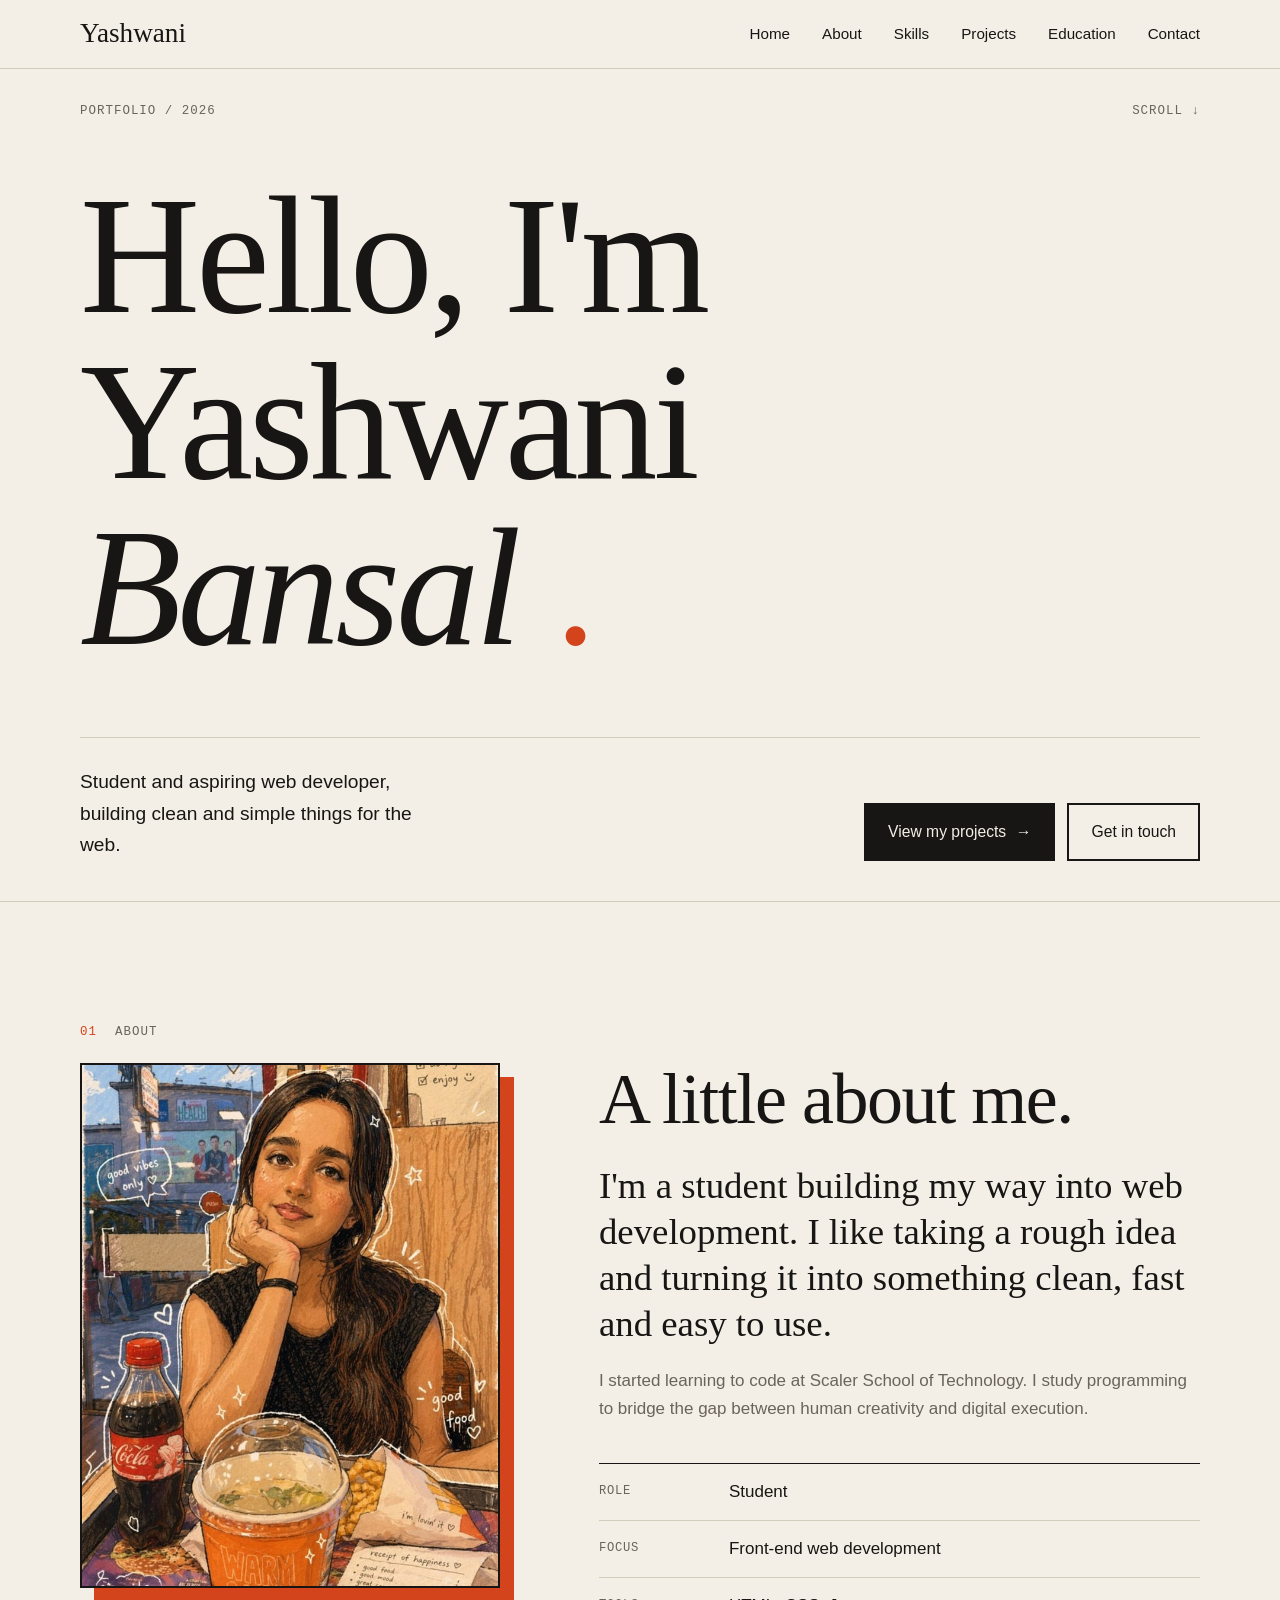
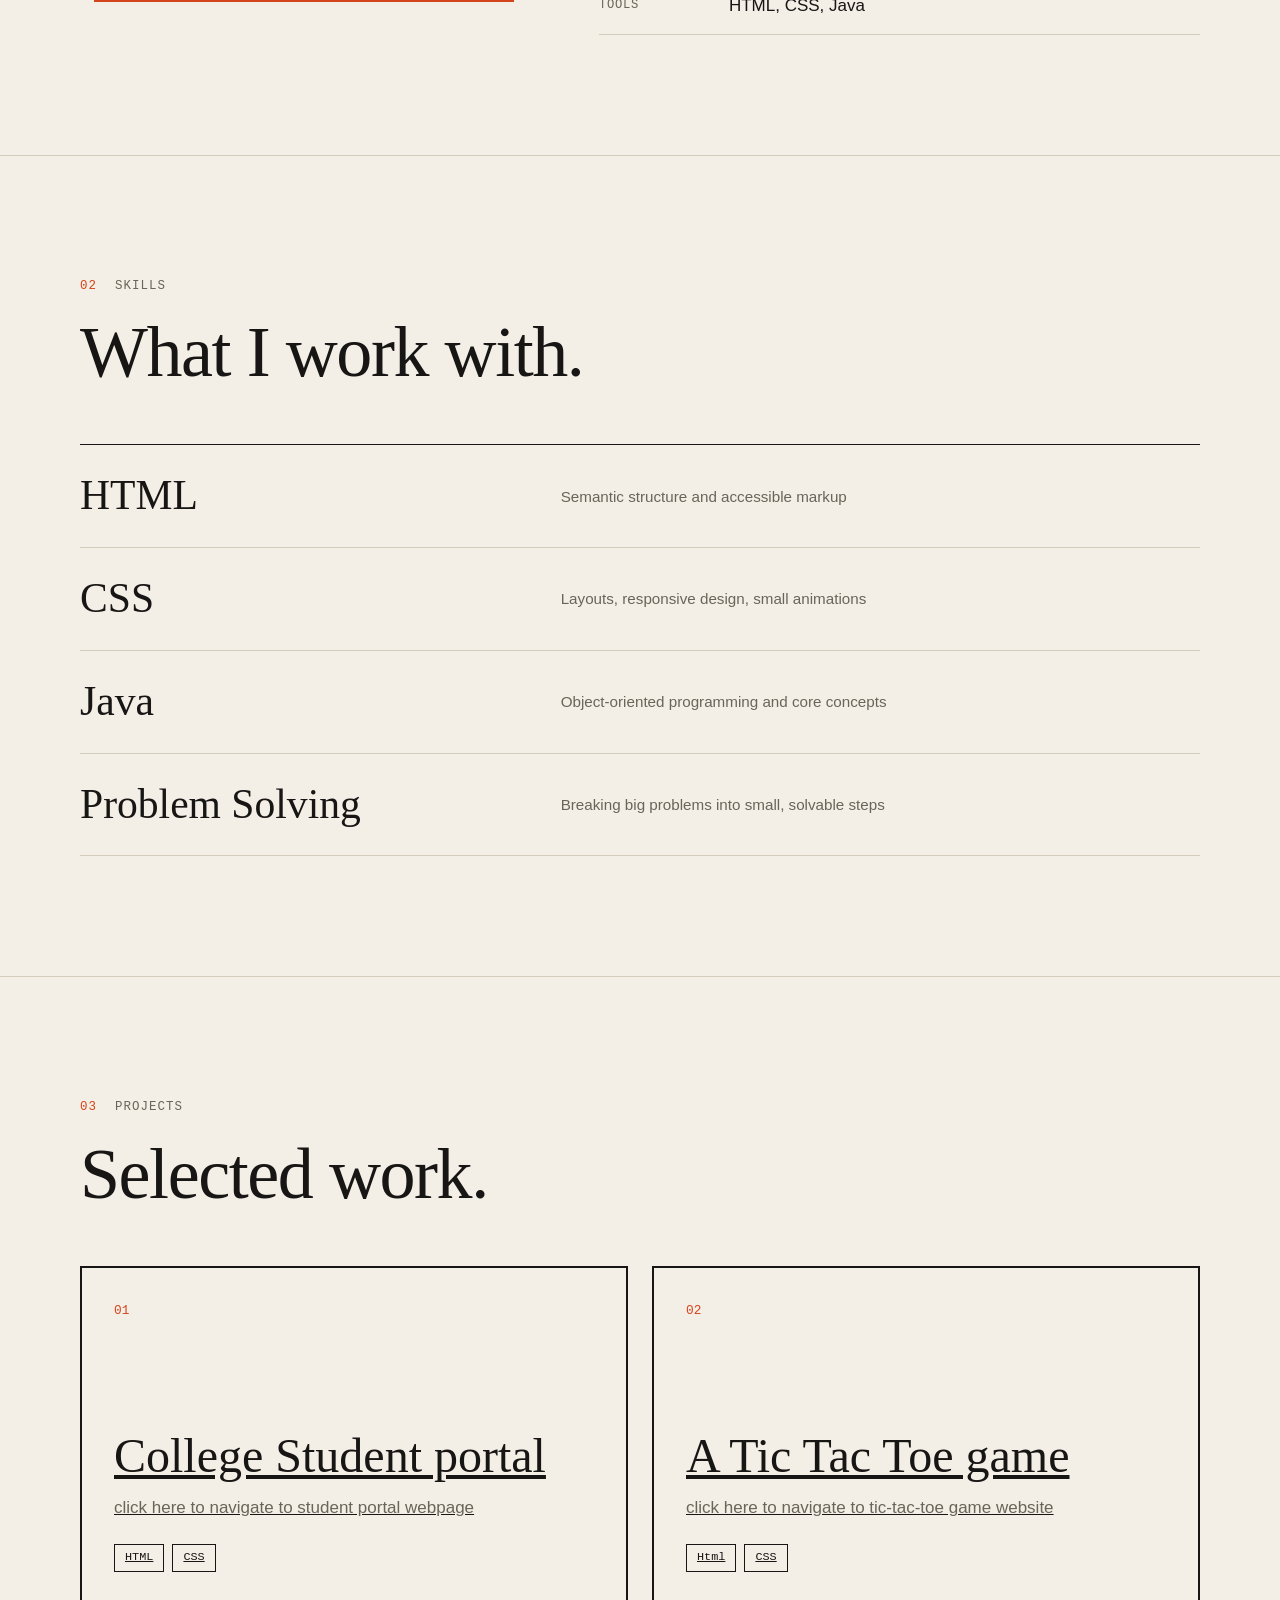
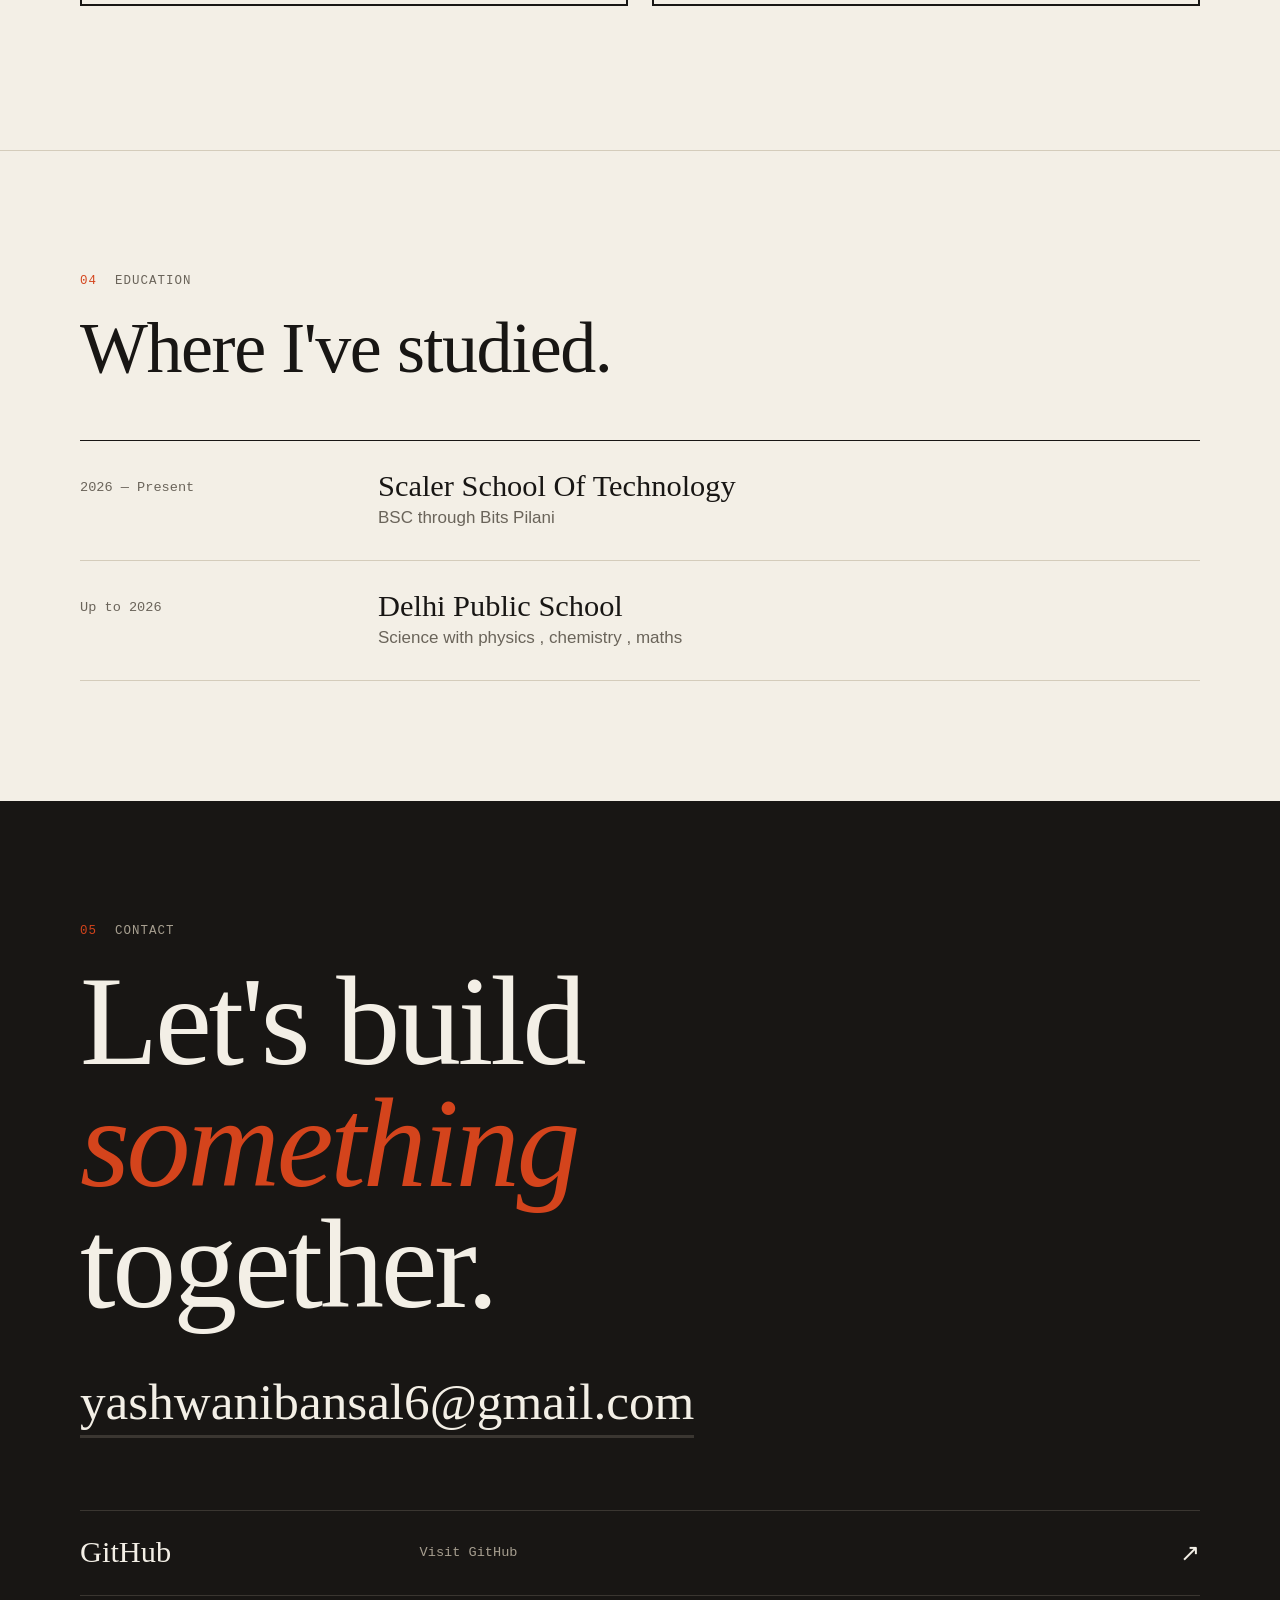
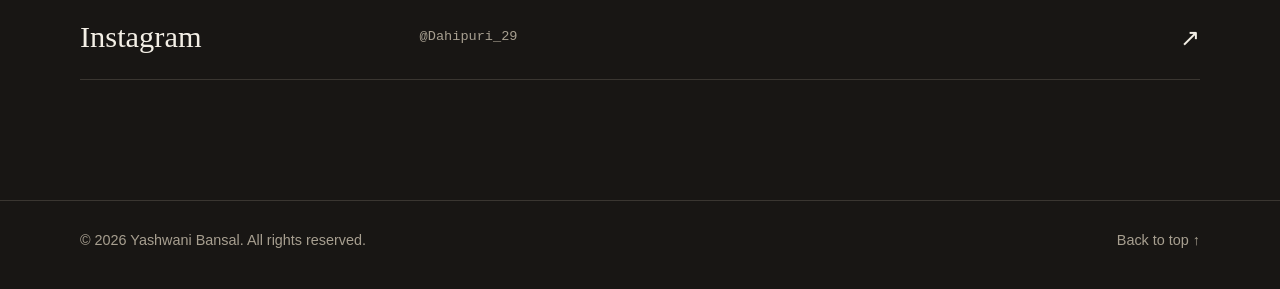
<file: index.html>
<!DOCTYPE html>
<!DOCTYPE html>
<html lang="en">
 <head>
  <meta charset="utf-8"/>
  <meta content="width=device-width, initial-scale=1.0" name="viewport"/>
  <meta content="Portfolio of Yashwani Bansal, student and aspiring web developer." name="description"/>
  <title>
   Yashwani Bansal &mdash; Portfolio
  </title>
  <link href="style.css" rel="stylesheet"/>
 </head>
 <body>
  <!-- ===== Header / Navigation ===== -->
  <header class="site-header">
   <nav aria-label="Main" class="nav container">
    <a class="logo" href="#home">
     Yashwani
    </a>
    <ul class="nav-links">
     <li>
      <a href="#home">
       Home
      </a>
     </li>
     <li>
      <a href="#about">
       About
      </a>
     </li>
     <li>
      <a href="#skills">
       Skills
      </a>
     </li>
     <li>
      <a href="#projects">
       Projects
      </a>
     </li>
     <li>
      <a href="#education">
       Education
      </a>
     </li>
     <li>
      <a href="#contact">
       Contact
      </a>
     </li>
    </ul>
   </nav>
  </header>
  <main>
   <!-- ===== Hero (text only) ===== -->
   <section class="hero" id="home">
    <div class="container hero-inner">
     <div class="hero-top">
      <span>
       Portfolio / 2026
      </span>
      <span class="scroll-cue">
       Scroll
       <span aria-hidden="true">
        &darr;
       </span>
      </span>
     </div>
     <h1 class="hero-title">
      <span class="line">
       <span class="line-inner">
        Hello, I'm
       </span>
      </span>
      <span class="line">
       <span class="line-inner">
        Yashwani
       </span>
      </span>
      <span class="line">
       <span class="line-inner">
        <em>
         Bansal
        </em>
        <span class="dot">
         .
        </span>
       </span>
      </span>
     </h1>
     <div class="hero-bottom">
      <p class="hero-sub">
       Student and aspiring web developer, building clean and simple things for the web.
      </p>
      <div class="hero-actions">
       <a class="btn btn-solid" href="#projects">
        View my projects
        <span aria-hidden="true" class="arrow">
         &rarr;
        </span>
       </a>
       <a class="btn btn-ghost" href="#contact">
        Get in touch
       </a>
      </div>
     </div>
    </div>
   </section>
   <!-- ===== About ===== -->
   <section class="section" id="about">
    <div class="container">
     <p class="section-label reveal">
      <span class="num">
       01
      </span>
      About
     </p>
     <div class="about-grid">
      <div class="portrait reveal">
       <div class="portrait-frame">
        <img src="profile.jpeg" alt="Portrait of Yashwani Bansal">
                                 
        
       </div>
      </div>
      <div class="about-text">
       <h2 class="section-title reveal">
        A little about me.
       </h2>
       <p class="lead reveal">
        I'm a student building my way into web development. I like taking a rough idea and turning it into something clean, fast and easy to use.
       </p>
       <p class="muted reveal">
        I started learning to code at Scaler School of Technology. I study programming to bridge the gap between human creativity and digital execution.
       </p>
       <dl class="facts reveal">
        <div>
         <dt>
          Role
         </dt>
         <dd>
          Student
         </dd>
        </div>
        <div>
         <dt>
          Focus
         </dt>
         <dd>
          Front-end web development
         </dd>
        </div>
        <div>
         <dt>
          Tools
         </dt>
         <dd>
          HTML, CSS, Java
         </dd>
        </div>
       </dl>
      </div>
     </div>
    </div>
   </section>
   <!-- ===== Skills ===== -->
   <section class="section" id="skills">
    <div class="container">
     <p class="section-label reveal">
      <span class="num">
       02
      </span>
      Skills
     </p>
     <h2 class="section-title reveal">
      What I work with.
     </h2>
     <ul class="skills-list">
      <li class="skill reveal">
       <span class="skill-name">
        HTML
       </span>
       <span class="skill-detail">
        <span class="skill-note">
         Semantic structure and accessible markup
        </span>
       </span>
      </li>
      <li class="skill reveal">
       <span class="skill-name">
        CSS
       </span>
       <span class="skill-detail">
        <span class="skill-note">
         Layouts, responsive design, small animations
        </span>
       </span>
      </li>
      <li class="skill reveal">
       <span class="skill-name">
        Java
       </span>
       <span class="skill-detail">
        <span class="skill-note">
         Object-oriented programming and core concepts
        </span>
       </span>
      </li>
      <li class="skill reveal">
       <span class="skill-name">
        Problem Solving
       </span>
       <span class="skill-detail">
        <span class="skill-note">
         Breaking big problems into small, solvable steps
        </span>
       </span>
      </li>
     </ul>
    </div>
   </section>
   <!-- ===== Projects ===== -->
   <section class="section" id="projects">
    <div class="container">
     <p class="section-label reveal">
      <span class="num">
       03
      </span>
      Projects
     </p>
     <h2 class="section-title reveal">
      Selected work.
     </h2>
     <ul class="projects">
      <li class="reveal">
       <div class="project">
        <div class="project-top">
         <span class="project-num">
          01
         </span>
        </div>

        <a href="student-portal.html">
        <div>
         <h3>
          College Student portal
         </h3>
         <p>
            click here to navigate to student portal webpage

         </p>
         <ul class="tags">
          <li>
           HTML
          </li>
          <li>
           CSS
          </li>
         </ul>
        </div></a>
       </div>
      </li>
      <li class="reveal">
       <div class="project">
        <div class="project-top">
         <span class="project-num">
          02
         </span>
        </div>
        <a href="./minigame-project/tic-tac-toe.html">
        <div>
         <h3>
          A Tic Tac Toe game
         </h3>
         <p>
            click here to navigate to tic-tac-toe game website
         </p>
         <ul class="tags">
          <li>
           Html
          </li>
          <li>
           CSS
          </li>
         </ul>
        </div>
       </div>
      </li>
     </ul>
    </div></a>
   </section>
   <!-- ===== Education ===== -->
   <section class="section" id="education">
    <div class="container" >
     <p class="section-label reveal">
      <span class="num">
       04
      </span>
      Education
     </p>
     <h2 class="section-title reveal">
      Where I've studied.
     </h2>
     <ul class="edu-list">
      <li class="edu-item reveal">
       <div class="edu-row">
        <span class="edu-year">
         2026 &mdash; Present
        </span>
        <div>
         <h3>
          Scaler School Of Technology
         </h3>
         <p class="muted">
          BSC through Bits Pilani
         </p>
        </div>
       </div>
      </li>
      <li class="edu-item reveal">
       <div class="edu-row">
        <span class="edu-year">
         Up to 2026
        </span>
        <div>
         <h3>
          Delhi Public School
         </h3>
         <p class="muted">
          Science with physics , chemistry , maths
         </p>
        </div>
       </div>
      </li>
     </ul>
    </div>
   </section>
   <!-- ===== Contact ===== -->
   <section class="section contact" id="contact">
    <div class="container">
     <p class="section-label reveal">
      <span class="num">
       05
      </span>
      Contact
     </p>
     <h2 class="contact-title reveal">
      Let's build
      <em>
       something
      </em>
      together.
     </h2>
     <a class="mail-link reveal" href="mailto:yashwanibansal6@gmail.com">
      yashwanibansal6@gmail.com
     </a>
     <ul class="socials">
      <li class="reveal">
       <a class="social" href="https://github.com/dahi-puri" rel="noopener" target="_blank">
        <span class="social-name">
         GitHub
        </span>
        <span class="social-handle">
         Visit GitHub
        </span>
        <span aria-hidden="true" class="social-arrow">
         &nearrow;
        </span>
       </a>
      </li>
      <li class="reveal">
       <a class="social" href="https://www.instagram.com/Dahipuri_29/" rel="noopener" target="_blank">
        <span class="social-name">
         Instagram
        </span>
        <span class="social-handle">
         @Dahipuri_29
        </span>
        <span aria-hidden="true" class="social-arrow">
         &nearrow;
        </span>
       </a>
      </li>
     </ul>
    </div>
   </section>
  </main>
  <!-- ===== Footer ===== -->
  <footer class="site-footer">
   <div class="container footer-inner">
    <p>
     &copy; 2026 Yashwani Bansal. All rights reserved.
    </p>
    <a class="to-top" href="#home">
     Back to top
     <span aria-hidden="true">
      &uarr;
     </span>
    </a>
   </div>
  </footer>
 </body>
</html>
</file>
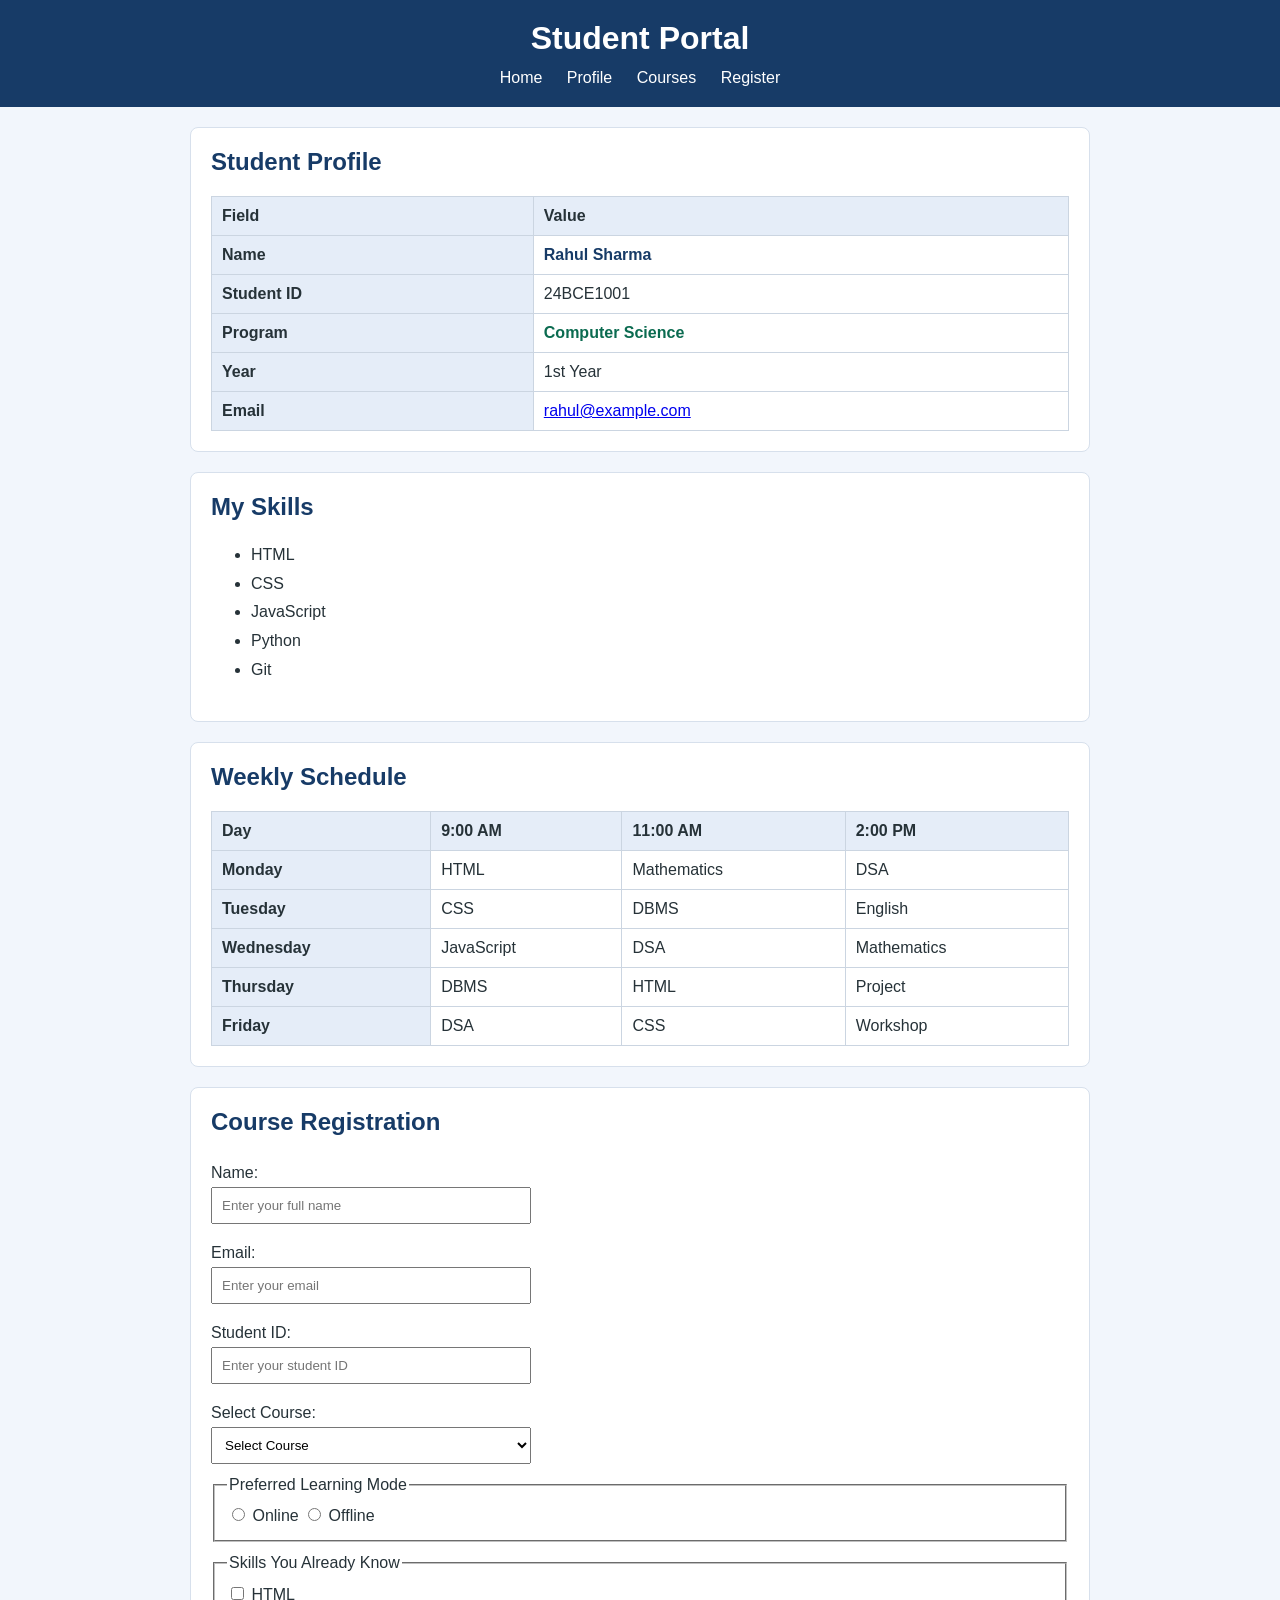
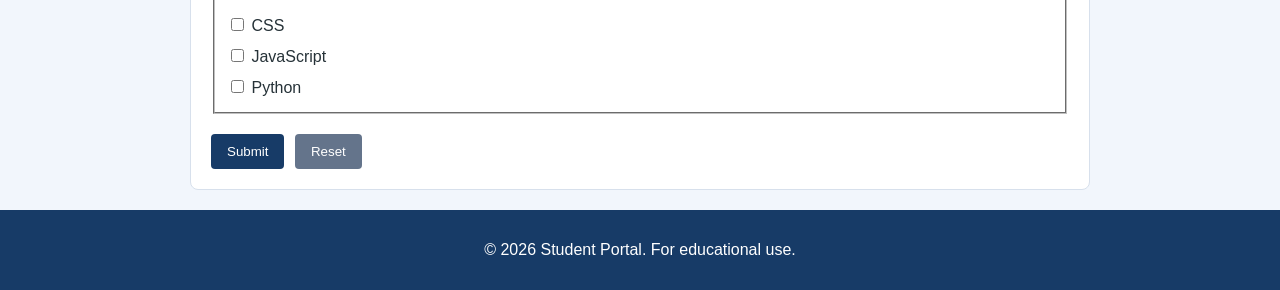
<file: student-portal.html>
<!DOCTYPE html>
<html lang="en">
<head>
    <meta charset="UTF-8">
    <meta name="viewport" content="width=device-width, initial-scale=1.0">
    <title>Student Portal</title>
    <style>
        body {
            background-color: #f2f6fc;
            color: #263238;
            font-family: Arial, sans-serif;
            margin: 0;
            padding: 0;
        }

        header {
            background-color: #173b67;
            color: white;
            padding: 20px;
            text-align: center;
        }

        h1 {
            color: white;
            margin: 0 0 12px;
        }

        nav a {
            color: white;
            margin: 0 10px;
            text-decoration: none;
        }

        nav a:hover {
            text-decoration: underline;
        }

        main {
            margin: 20px auto;
            max-width: 900px;
            padding: 0 15px;
        }

        section {
            background-color: white;
            border: 1px solid #d7e0ec;
            border-radius: 8px;
            margin-bottom: 20px;
            padding: 20px;
        }

        h2 {
            color: #173b67;
            margin-top: 0;
        }

        table {
            border-collapse: collapse;
            margin-top: 10px;
            width: 100%;
        }

        th, td {
            border: 1px solid #cbd5e1;
            padding: 10px;
            text-align: left;
        }

        th {
            background-color: #e5edf8;
        }

        .highlight {
            color: #0b6b50;
            font-weight: bold;
        }

        #student-name {
            color: #173b67;
        }

        ul {
            line-height: 1.8;
        }

        label {
            display: inline-block;
            margin: 8px 0 5px;
        }

        input[type="text"],
        input[type="email"],
        select {
            box-sizing: border-box;
            max-width: 100%;
            padding: 9px;
            width: 320px;
        }

        .form-group {
            margin-bottom: 12px;
        }

        button {
            background-color: #173b67;
            border: none;
            border-radius: 4px;
            color: white;
            cursor: pointer;
            margin: 8px 6px 0 0;
            padding: 10px 16px;
        }

        button[type="reset"] {
            background-color: #64748b;
        }

        footer {
            background-color: #173b67;
            color: white;
            padding: 15px;
            text-align: center;
        }

        @media (max-width: 600px) {
            nav a {
                display: inline-block;
                margin: 6px;
            }

            section {
                padding: 14px;
            }

            th, td {
                padding: 7px;
            }
        }
    </style>
</head>
<body>
    <header id="home">
        <h1>Student Portal</h1>
        <nav aria-label="Main navigation">
            <a href="#home">Home</a>
            <a href="#profile">Profile</a>
            <a href="#courses">Courses</a>
            <a href="#register">Register</a>
        </nav>
    </header>

    <main>
        <section id="profile">
            <h2>Student Profile</h2>
            <table>
                <thead>
                    <tr>
                        <th scope="col">Field</th>
                        <th scope="col">Value</th>
                    </tr>
                </thead>
                <tbody>
                    <tr>
                        <th scope="row">Name</th>
                        <td><span id="student-name" class="highlight">Rahul Sharma</span></td>
                    </tr>
                    <tr>
                        <th scope="row">Student ID</th>
                        <td>24BCE1001</td>
                    </tr>
                    <tr>
                        <th scope="row">Program</th>
                        <td><span class="highlight">Computer Science</span></td>
                    </tr>
                    <tr>
                        <th scope="row">Year</th>
                        <td>1st Year</td>
                    </tr>
                    <tr>
                        <th scope="row">Email</th>
                        <td><a href="mailto:rahul@example.com">rahul@example.com</a></td>
                    </tr>
                </tbody>
            </table>
        </section>

        <section id="skills">
            <h2>My Skills</h2>
            <ul>
                <li>HTML</li>
                <li>CSS</li>
                <li>JavaScript</li>
                <li>Python</li>
                <li>Git</li>
            </ul>
        </section>

        <section id="courses">
            <h2>Weekly Schedule</h2>
            <table>
                <thead>
                    <tr>
                        <th scope="col">Day</th>
                        <th scope="col">9:00 AM</th>
                        <th scope="col">11:00 AM</th>
                        <th scope="col">2:00 PM</th>
                    </tr>
                </thead>
                <tbody>
                    <tr>
                        <th scope="row">Monday</th>
                        <td>HTML</td>
                        <td>Mathematics</td>
                        <td>DSA</td>
                    </tr>
                    <tr>
                        <th scope="row">Tuesday</th>
                        <td>CSS</td>
                        <td>DBMS</td>
                        <td>English</td>
                    </tr>
                    <tr>
                        <th scope="row">Wednesday</th>
                        <td>JavaScript</td>
                        <td>DSA</td>
                        <td>Mathematics</td>
                    </tr>
                    <tr>
                        <th scope="row">Thursday</th>
                        <td>DBMS</td>
                        <td>HTML</td>
                        <td>Project</td>
                    </tr>
                    <tr>
                        <th scope="row">Friday</th>
                        <td>DSA</td>
                        <td>CSS</td>
                        <td>Workshop</td>
                    </tr>
                </tbody>
            </table>
        </section>

        <section id="register">
            <h2>Course Registration</h2>
            <form action="#register" method="get">
                <div class="form-group">
                    <label for="full-name">Name:</label><br>
                    <input type="text" id="full-name" name="name" placeholder="Enter your full name" required>
                </div>

                <div class="form-group">
                    <label for="email">Email:</label><br>
                    <input type="email" id="email" name="email" placeholder="Enter your email" required>
                </div>

                <div class="form-group">
                    <label for="student-id">Student ID:</label><br>
                    <input type="text" id="student-id" name="student-id" placeholder="Enter your student ID" required>
                </div>

                <div class="form-group">
                    <label for="course">Select Course:</label><br>
                    <select id="course" name="course" required>
                        <option value="">Select Course</option>
                        <option value="html-css">HTML &amp; CSS</option>
                        <option value="javascript">JavaScript</option>
                        <option value="python">Python</option>
                        <option value="data-structures">Data Structures</option>
                        <option value="database-management">Database Management</option>
                    </select>
                </div>

                <fieldset class="form-group">
                    <legend>Preferred Learning Mode</legend>
                    <input type="radio" id="online" name="learning-mode" value="online" required>
                    <label for="online">Online</label>
                    <input type="radio" id="offline" name="learning-mode" value="offline">
                    <label for="offline">Offline</label>
                </fieldset>

                <fieldset class="form-group">
                    <legend>Skills You Already Know</legend>
                    <input type="checkbox" id="skill-html" name="skills" value="html">
                    <label for="skill-html">HTML</label><br>
                    <input type="checkbox" id="skill-css" name="skills" value="css">
                    <label for="skill-css">CSS</label><br>
                    <input type="checkbox" id="skill-javascript" name="skills" value="javascript">
                    <label for="skill-javascript">JavaScript</label><br>
                    <input type="checkbox" id="skill-python" name="skills" value="python">
                    <label for="skill-python">Python</label>
                </fieldset>

                <button type="submit">Submit</button>
                <button type="reset">Reset</button>
            </form>
        </section>
    </main>

    <footer>
        <p>&copy; 2026 Student Portal. For educational use.</p>
    </footer>
</body>
</html>
</file>
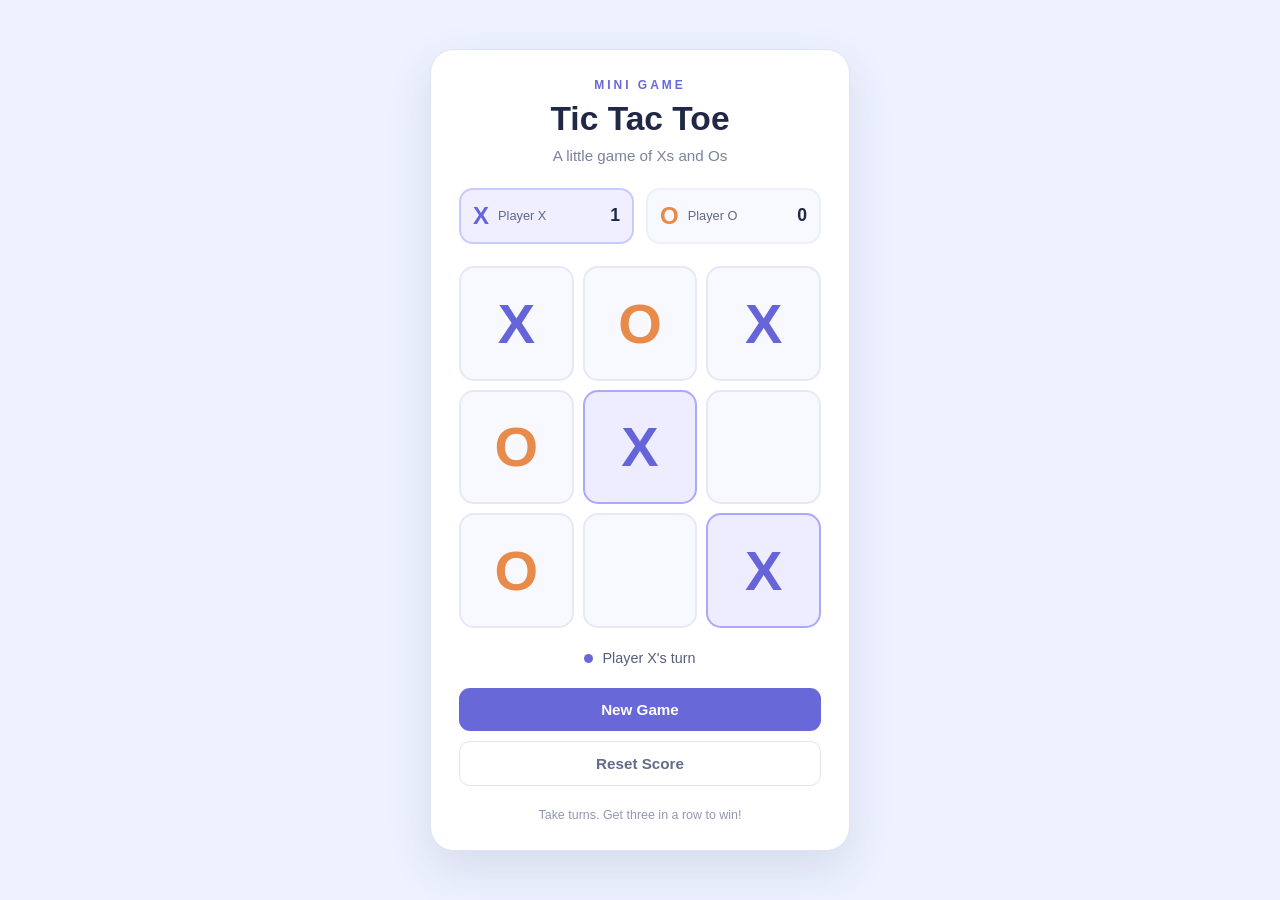
<file: minigame-project/tic-tac-toe.html>
<!DOCTYPE html>
<html lang="en">
<head>
    <meta charset="UTF-8">
    <meta name="viewport" content="width=device-width, initial-scale=1.0">
    <title>Tic Tac Toe</title>
    <link rel="stylesheet" href="tic-tac-toe.css">
</head>
<body>
    <main class="game-card">
        <header class="game-header">
            <p class="eyebrow">MINI GAME</p>
            <h1>Tic Tac Toe</h1>
            <p class="subtitle">A little game of Xs and Os</p>
        </header>

        <section class="scoreboard" aria-label="Player scores">
            <div class="score active-player">
                <span class="player-symbol x-symbol">X</span>
                <span class="player-name">Player X</span>
                <strong>1</strong>
            </div>
            <div class="score">
                <span class="player-symbol o-symbol">O</span>
                <span class="player-name">Player O</span>
                <strong>0</strong>
            </div>
        </section>

        <section class="board" aria-label="Tic Tac Toe board">
            <div class="cell x-symbol">X</div>
            <div class="cell o-symbol">O</div>
            <div class="cell x-symbol">X</div>
            <div class="cell o-symbol">O</div>
            <div class="cell x-symbol winning-cell">X</div>
            <div class="cell"> </div>
            <div class="cell o-symbol">O</div>
            <div class="cell"> </div>
            <div class="cell x-symbol winning-cell">X</div>
        </section>

        <p class="status"><span class="status-dot"></span> Player X's turn</p>
        <div class="game-actions">
            <button type="button" class="primary-button">New Game</button>
            <button type="button" class="secondary-button">Reset Score</button>
        </div>
        <footer>Take turns. Get three in a row to win!</footer>
    </main>
</body>
</html>
</file>
<file: style.css>
/* =========================================================
   Yashwani Bansal — Portfolio
   Flat, minimal, 2D. Warm paper + ink + vermilion accent.
   Pure HTML + CSS: no JavaScript, no inline styles.
   ========================================================= */

:root {
    --bg: #f3efe6;
    --bg-2: #e9e3d4;
    --ink: #181614;
    --muted: #6a645a;
    --line: #d4ccbb;
    --accent: #d4441c;

    --dark-line: #3a3631;
    --dark-muted: #a79f90;

    --serif: Georgia, 'Times New Roman', serif;
    --sans: Arial, Helvetica, sans-serif;
    --mono: 'Courier New', Courier, monospace;

    --ease: cubic-bezier(.2, .7, .2, 1);
    --header-h: 68px;
}

/* ---------- Reset / base ---------- */
*, *::before, *::after { box-sizing: border-box; }

html {
    scroll-behavior: smooth;
    scroll-padding-top: var(--header-h);
}

body {
    margin: 0;
    background: var(--bg);
    color: var(--ink);
    font-family: var(--sans);
    font-size: 1.0625rem;
    line-height: 1.65;
    -webkit-font-smoothing: antialiased;
}

h1, h2, h3, p, dl, dd { margin: 0; }
ul { list-style: none; margin: 0; padding: 0; }
a { color: inherit; }

::selection { background: var(--accent); color: var(--bg); }
:focus-visible { outline: 2px solid var(--accent); outline-offset: 3px; }

.container {
    width: min(1120px, 100% - 48px);
    margin-inline: auto;
}

.muted { color: var(--muted); }

/* ---------- Header / nav ---------- */
.site-header {
    position: sticky;
    top: 0;
    z-index: 100;
    background: var(--bg);
    border-bottom: 1px solid var(--line);
}

.nav {
    display: flex;
    align-items: center;
    justify-content: space-between;
    height: var(--header-h);
}

.logo {
    font-family: var(--serif);
    font-size: 1.7rem;
    line-height: 1;
    text-decoration: none;
}
.logo span { color: var(--accent); }

.nav-links { display: flex; gap: 2rem; }

.nav-links a {
    position: relative;
    display: inline-block;
    padding: .25rem 0;
    font-size: .95rem;
    text-decoration: none;
}
.nav-links a::after {
    content: "";
    position: absolute;
    left: 0;
    bottom: -2px;
    width: 100%;
    height: 2px;
    background: var(--accent);
    transform: scaleX(0);
    transform-origin: right;
    transition: transform .35s var(--ease);
}
.nav-links a:hover::after {
    transform: scaleX(1);
    transform-origin: left;
}

/* ---------- Buttons (square edges, sliding fill) ---------- */
.btn {
    position: relative;
    display: inline-flex;
    align-items: center;
    gap: .6rem;
    padding: 14px 22px;
    border: 2px solid var(--ink);
    border-radius: 0;
    font-size: .98rem;
    font-weight: 500;
    text-decoration: none;
    overflow: hidden;
    isolation: isolate;
    transition: color .35s var(--ease), border-color .35s var(--ease);
}
.btn::before {
    content: "";
    position: absolute;
    inset: 0;
    background: var(--accent);
    transform: translateX(-101%);
    transition: transform .45s var(--ease);
    z-index: -1;
}
.btn:hover::before { transform: translateX(0); }
.btn:hover { border-color: var(--accent); color: var(--bg); }

.btn .arrow { display: inline-block; transition: transform .35s var(--ease); }
.btn:hover .arrow { transform: translateX(6px); }

.btn-solid { background: var(--ink); color: var(--bg); }
.btn-ghost { background: transparent; color: var(--ink); }

/* ---------- Hero ---------- */
.hero { padding: 32px 0 40px; }

.hero-inner {
    min-height: calc(100vh - var(--header-h) - 72px);
    min-height: calc(100svh - var(--header-h) - 72px);
    display: flex;
    flex-direction: column;
    justify-content: space-between;
}

.hero-top {
    display: flex;
    justify-content: space-between;
    font-family: var(--mono);
    font-size: .78rem;
    letter-spacing: .08em;
    text-transform: uppercase;
    color: var(--muted);
}
.scroll-cue span { display: inline-block; animation: bob 1.8s ease-in-out infinite; }

.hero-title {
    margin: 48px 0;
    font-family: var(--serif);
    font-weight: 400;
    font-size: clamp(3.6rem, 13vw, 11rem);
    line-height: .92;
    letter-spacing: -.025em;
}
.hero-title em { font-style: italic; }
.hero-title .dot { color: var(--accent); }

.line { display: block; overflow: hidden; padding-bottom: .08em; }
.line-inner {
    display: block;
    transform: translateY(108%);
    animation: rise 1s var(--ease) .15s forwards;
}
.line:nth-child(2) .line-inner { animation-delay: .27s; }
.line:nth-child(3) .line-inner { animation-delay: .39s; }

.hero-bottom {
    display: flex;
    justify-content: space-between;
    align-items: flex-end;
    flex-wrap: wrap;
    gap: 28px 32px;
    padding-top: 28px;
    border-top: 1px solid var(--line);
    opacity: 0;
    animation: fade .8s ease .75s forwards;
}
.hero-sub { max-width: 34ch; font-size: 1.2rem; }
.hero-actions { display: flex; flex-wrap: wrap; gap: 12px; }

@keyframes rise { to { transform: translateY(0); } }
@keyframes fade { to { opacity: 1; } }
@keyframes bob {
    0%, 100% { transform: translateY(0); }
    50% { transform: translateY(4px); }
}

/* ---------- Sections ---------- */
.section { padding: 120px 0; border-top: 1px solid var(--line); }

.section-label {
    margin-bottom: 20px;
    font-family: var(--mono);
    font-size: .78rem;
    letter-spacing: .08em;
    text-transform: uppercase;
    color: var(--muted);
}
.section-label .num { color: var(--accent); margin-right: .6rem; }

.section-title {
    margin-bottom: 56px;
    font-family: var(--serif);
    font-weight: 400;
    font-size: clamp(2.4rem, 6vw, 4.5rem);
    line-height: 1;
    letter-spacing: -.02em;
}

/* ---------- About ---------- */
.about-grid {
    display: grid;
    grid-template-columns: minmax(0, 5fr) minmax(0, 7fr);
    gap: clamp(40px, 7vw, 104px);
    align-items: start;
}
.about-text .section-title { margin-bottom: 28px; }

.portrait { position: relative; aspect-ratio: 4 / 5; max-width: 420px; }
.portrait::before {
    content: "";
    position: absolute;
    inset: 0;
    background: var(--accent);
    transform: translate(14px, 14px);
    transition: transform .45s var(--ease);
}
.portrait:hover::before { transform: translate(6px, 6px); }

.portrait-frame {
    position: relative;
    width: 100%;
    height: 100%;
    display: grid;
    place-items: center;
    border: 2px solid var(--ink);
    background: var(--bg-2);
    overflow: hidden;
}
.portrait-frame img {
    position: absolute;
    inset: 0;
    width: 100%;
    height: 100%;
    object-fit: cover;
}
.portrait-initials { font-family: var(--serif); font-size: 6rem; line-height: 1; }
.portrait-caption {
    position: absolute;
    left: 14px;
    bottom: 12px;
    font-family: var(--mono);
    font-size: .7rem;
    letter-spacing: .08em;
    text-transform: uppercase;
    color: var(--muted);
}

.lead {
    margin-bottom: 20px;
    font-family: var(--serif);
    font-size: clamp(1.6rem, 3vw, 2.3rem);
    line-height: 1.25;
}

.facts { margin-top: 40px; border-top: 1px solid var(--ink); }
.facts > div {
    display: grid;
    grid-template-columns: 130px 1fr;
    padding: 14px 0;
    border-bottom: 1px solid var(--line);
}
.facts dt {
    padding-top: 3px;
    font-family: var(--mono);
    font-size: .76rem;
    letter-spacing: .06em;
    text-transform: uppercase;
    color: var(--muted);
}

/* ---------- Skills ---------- */
.skills-list { border-top: 1px solid var(--ink); }

.skill {
    display: grid;
    grid-template-columns: minmax(0, 5fr) minmax(0, 7fr);
    gap: 24px;
    align-items: center;
    padding: 28px 0;
    border-bottom: 1px solid var(--line);
}
.skill-name {
    font-family: var(--serif);
    font-size: clamp(1.8rem, 3.5vw, 2.6rem);
    line-height: 1.1;
    transition: transform .4s var(--ease), color .3s ease;
}
.skill:hover .skill-name { transform: translateX(12px); color: var(--accent); }

.skill-detail { display: block; }
.skill-note { display: block; font-size: .95rem; color: var(--muted); }
/* ---------- Projects ---------- */
.projects {
    display: grid;
    grid-template-columns: repeat(2, minmax(0, 1fr));
    gap: 24px;
}
.projects > li { display: flex; }

.project {
    position: relative;
    flex: 1;
    display: flex;
    flex-direction: column;
    justify-content: space-between;
    gap: 56px;
    min-height: 340px;
    padding: 32px;
    border: 2px solid var(--ink);
    text-decoration: none;
    overflow: hidden;
    isolation: isolate;
    transition: color .4s var(--ease);
}
.project::before {
    content: "";
    position: absolute;
    inset: 0;
    background: var(--ink);
    transform: translateY(101%);
    transition: transform .5s var(--ease);
    z-index: -1;
}
.project:hover { color: var(--bg); }
.project:hover::before { transform: translateY(0); }

.project-top {
    display: flex;
    justify-content: space-between;
    align-items: flex-start;
    font-family: var(--mono);
    font-size: .8rem;
}
.project-num { color: var(--accent); }
.project-arrow { font-size: 1.7rem; line-height: 1; transition: transform .4s var(--ease); }
.project:hover .project-arrow { transform: translate(5px, -5px); }

.project h3 {
    margin-bottom: 14px;
    font-family: var(--serif);
    font-weight: 400;
    font-size: clamp(2rem, 4vw, 3rem);
    line-height: 1;
}
.project p { color: var(--muted); transition: color .4s ease; }
.project:hover p { color: #cfc8b9; }

.tags { display: flex; flex-wrap: wrap; gap: 8px; margin-top: 22px; }
.tags li {
    padding: 3px 10px;
    border: 1px solid currentColor;
    font-family: var(--mono);
    font-size: .74rem;
}

/* ---------- Education ---------- */
.edu-list { border-top: 1px solid var(--ink); }
.edu-item { border-bottom: 1px solid var(--line); }

.edu-row {
    display: grid;
    grid-template-columns: minmax(0, 3fr) minmax(0, 9fr);
    gap: 24px;
    padding: 28px 0;
}
.edu-year {
    padding-top: 8px;
    font-family: var(--mono);
    font-size: .85rem;
    color: var(--muted);
}
.edu-row h3 {
    font-family: var(--serif);
    font-weight: 400;
    font-size: 1.9rem;
    line-height: 1.15;
    transition: transform .4s var(--ease), color .3s ease;
}
.edu-row:hover h3 { transform: translateX(12px); color: var(--accent); }

/* ---------- Contact (dark band) ---------- */
.contact { background: var(--ink); color: var(--bg); border-top: 0; }
.contact .section-label { color: var(--dark-muted); }

.contact-title {
    margin-bottom: 48px;
    max-width: 14ch;
    font-family: var(--serif);
    font-weight: 400;
    font-size: clamp(3rem, 10vw, 8.5rem);
    line-height: .95;
    letter-spacing: -.025em;
}
.contact-title em { color: var(--accent); }

.mail-link {
    position: relative;
    display: inline-block;
    padding-bottom: 8px;
    font-family: var(--serif);
    font-size: clamp(1.6rem, 4.5vw, 3.2rem);
    line-height: 1.1;
    text-decoration: none;
    word-break: break-word;
}
.mail-link::before,
.mail-link::after {
    content: "";
    position: absolute;
    left: 0;
    bottom: 0;
    width: 100%;
    height: 3px;
}
.mail-link::before { background: var(--dark-line); }
.mail-link::after {
    background: var(--accent);
    transform: scaleX(0);
    transform-origin: left;
    transition: transform .5s var(--ease);
}
.mail-link:hover::after { transform: scaleX(1); }

.socials { margin-top: 72px; border-top: 1px solid var(--dark-line); }
.socials li { border-bottom: 1px solid var(--dark-line); }

.social {
    display: grid;
    grid-template-columns: minmax(0, 3fr) minmax(0, 7fr) auto;
    gap: 24px;
    align-items: center;
    padding: 22px 0;
    text-decoration: none;
}
.social-name {
    font-family: var(--serif);
    font-size: 1.9rem;
    line-height: 1.1;
    transition: transform .4s var(--ease), color .3s ease;
}
.social-handle { font-family: var(--mono); font-size: .85rem; color: var(--dark-muted); }
.social-arrow { font-size: 1.5rem; transition: transform .4s var(--ease), color .3s ease; }

.social:hover .social-name { transform: translateX(12px); color: var(--accent); }
.social:hover .social-arrow { transform: translate(5px, -5px); color: var(--accent); }

/* ---------- Footer ---------- */
.site-footer {
    padding: 28px 0 36px;
    background: var(--ink);
    color: var(--dark-muted);
    border-top: 1px solid var(--dark-line);
    font-size: .9rem;
}
.footer-inner { display: flex; justify-content: space-between; flex-wrap: wrap; gap: 12px; }
.to-top { text-decoration: none; transition: color .3s ease; }
.to-top span { display: inline-block; transition: transform .35s var(--ease); }
.to-top:hover { color: var(--bg); }
.to-top:hover span { transform: translateY(-4px); }

/* ---------- Responsive ---------- */
@media (max-width: 860px) {
    .section { padding: 88px 0; }
    .about-grid { grid-template-columns: 1fr; }
    .portrait { max-width: 320px; margin-right: 14px; }
    .skill { grid-template-columns: 1fr; gap: 14px; }
    .projects { grid-template-columns: 1fr; }
    .edu-row { grid-template-columns: 1fr; gap: 6px; }
    .social { grid-template-columns: 1fr auto; row-gap: 4px; }
    .social-handle { grid-column: 1; grid-row: 2; }
    .social-arrow { grid-column: 2; grid-row: 1 / span 2; }
}

/* On phones the links sit in a swipeable row under the logo (no menu button needed) */
@media (max-width: 720px) {
    :root { --header-h: 96px; }

    .nav {
        flex-direction: column;
        align-items: flex-start;
        justify-content: center;
        gap: 8px;
    }
    .nav-links {
        width: 100%;
        gap: 1.4rem;
        padding-bottom: 4px;
        overflow-x: auto;
        white-space: nowrap;
        scrollbar-width: none;
    }
    .nav-links::-webkit-scrollbar { display: none; }
    .nav-links a { font-size: .9rem; }
    .nav-links a::after { bottom: 0; }

    .project { padding: 24px; min-height: 300px; }
}

/* ---------- Reduced motion ---------- */
@media (prefers-reduced-motion: reduce) {
    html { scroll-behavior: auto; }
    *, *::before, *::after {
        animation-duration: .01ms !important;
        animation-iteration-count: 1 !important;
        transition-duration: .01ms !important;
        transition-delay: 0s !important;
    }
}
</file>
<file: minigame-project/tic-tac-toe.css>
* {
    box-sizing: border-box;
}

body {
    display: flex;
    justify-content: center;
    align-items: center;
    min-height: 100vh;
    margin: 0;
    padding: 24px;
    background-color: #eef2ff;
    color: #202747;
    font-family: Arial, Helvetica, sans-serif;
}

.game-card {
    width: 100%;
    max-width: 420px;
    padding: 28px;
    border: 1px solid #dfe4f4;
    border-radius: 24px;
    background-color: #ffffff;
    box-shadow: 0 18px 45px rgba(42, 54, 100, 0.12);
    text-align: center;
}

.game-header {
    margin-bottom: 24px;
}

.eyebrow {
    margin: 0 0 8px;
    color: #6968d9;
    font-size: 0.75rem;
    font-weight: bold;
    letter-spacing: 3px;
}

h1 {
    margin: 0;
    color: #202747;
    font-size: 2.1rem;
}

.subtitle {
    margin: 9px 0 0;
    color: #7b829d;
    font-size: 0.95rem;
}

.scoreboard {
    display: flex;
    gap: 12px;
    margin-bottom: 22px;
}

.score {
    display: flex;
    flex: 1;
    align-items: center;
    gap: 9px;
    padding: 12px;
    border: 2px solid #edf0f8;
    border-radius: 14px;
    background-color: #f8f9fe;
}

.active-player {
    border-color: #c9c8ff;
    background-color: #f0efff;
}

.player-symbol {
    font-size: 1.5rem;
    font-weight: bold;
}

.x-symbol {
    color: #6564d8;
}

.o-symbol {
    color: #e78a4a;
}

.player-name {
    flex: 1;
    color: #606985;
    font-size: 0.8rem;
    text-align: left;
}

.score strong {
    font-size: 1.1rem;
}

.board {
    display: flex;
    flex-wrap: wrap;
    gap: 9px;
    width: 100%;
    margin: 0 auto;
}

.cell {
    display: flex;
    flex: 1 1 calc(33.333% - 9px);
    justify-content: center;
    align-items: center;
    aspect-ratio: 1 / 1;
    min-width: 0;
    border: 2px solid #e6e9f5;
    border-radius: 15px;
    background-color: #f8f9fe;
    font-size: clamp(2.5rem, 10vw, 3.5rem);
    font-weight: bold;
}

.winning-cell {
    border-color: #aaa8ff;
    background-color: #eeedff;
}

.status {
    display: flex;
    justify-content: center;
    align-items: center;
    gap: 9px;
    margin: 22px 0;
    color: #555e7c;
    font-size: 0.9rem;
}

.status-dot {
    display: inline-block;
    width: 9px;
    height: 9px;
    border-radius: 50%;
    background-color: #6968d9;
}

.game-actions {
    display: flex;
    flex-direction: column;
    gap: 10px;
}

button {
    width: 100%;
    padding: 13px 16px;
    border: 0;
    border-radius: 11px;
    font-size: 0.95rem;
    font-weight: bold;
    cursor: pointer;
}

.primary-button {
    background-color: #6968d9;
    color: #ffffff;
}

.secondary-button {
    border: 1px solid #e2e5f1;
    background-color: #ffffff;
    color: #626b87;
}

.game-card footer {
    margin-top: 22px;
    color: #9299af;
    font-size: 0.78rem;
}

@media (max-width: 420px) {
    body {
        padding: 12px;
    }

    .game-card {
        padding: 20px;
        border-radius: 18px;
    }

    h1 {
        font-size: 1.8rem;
    }

    .score {
        gap: 6px;
        padding: 9px;
    }

    .player-name {
        font-size: 0.72rem;
    }
}
</file>
